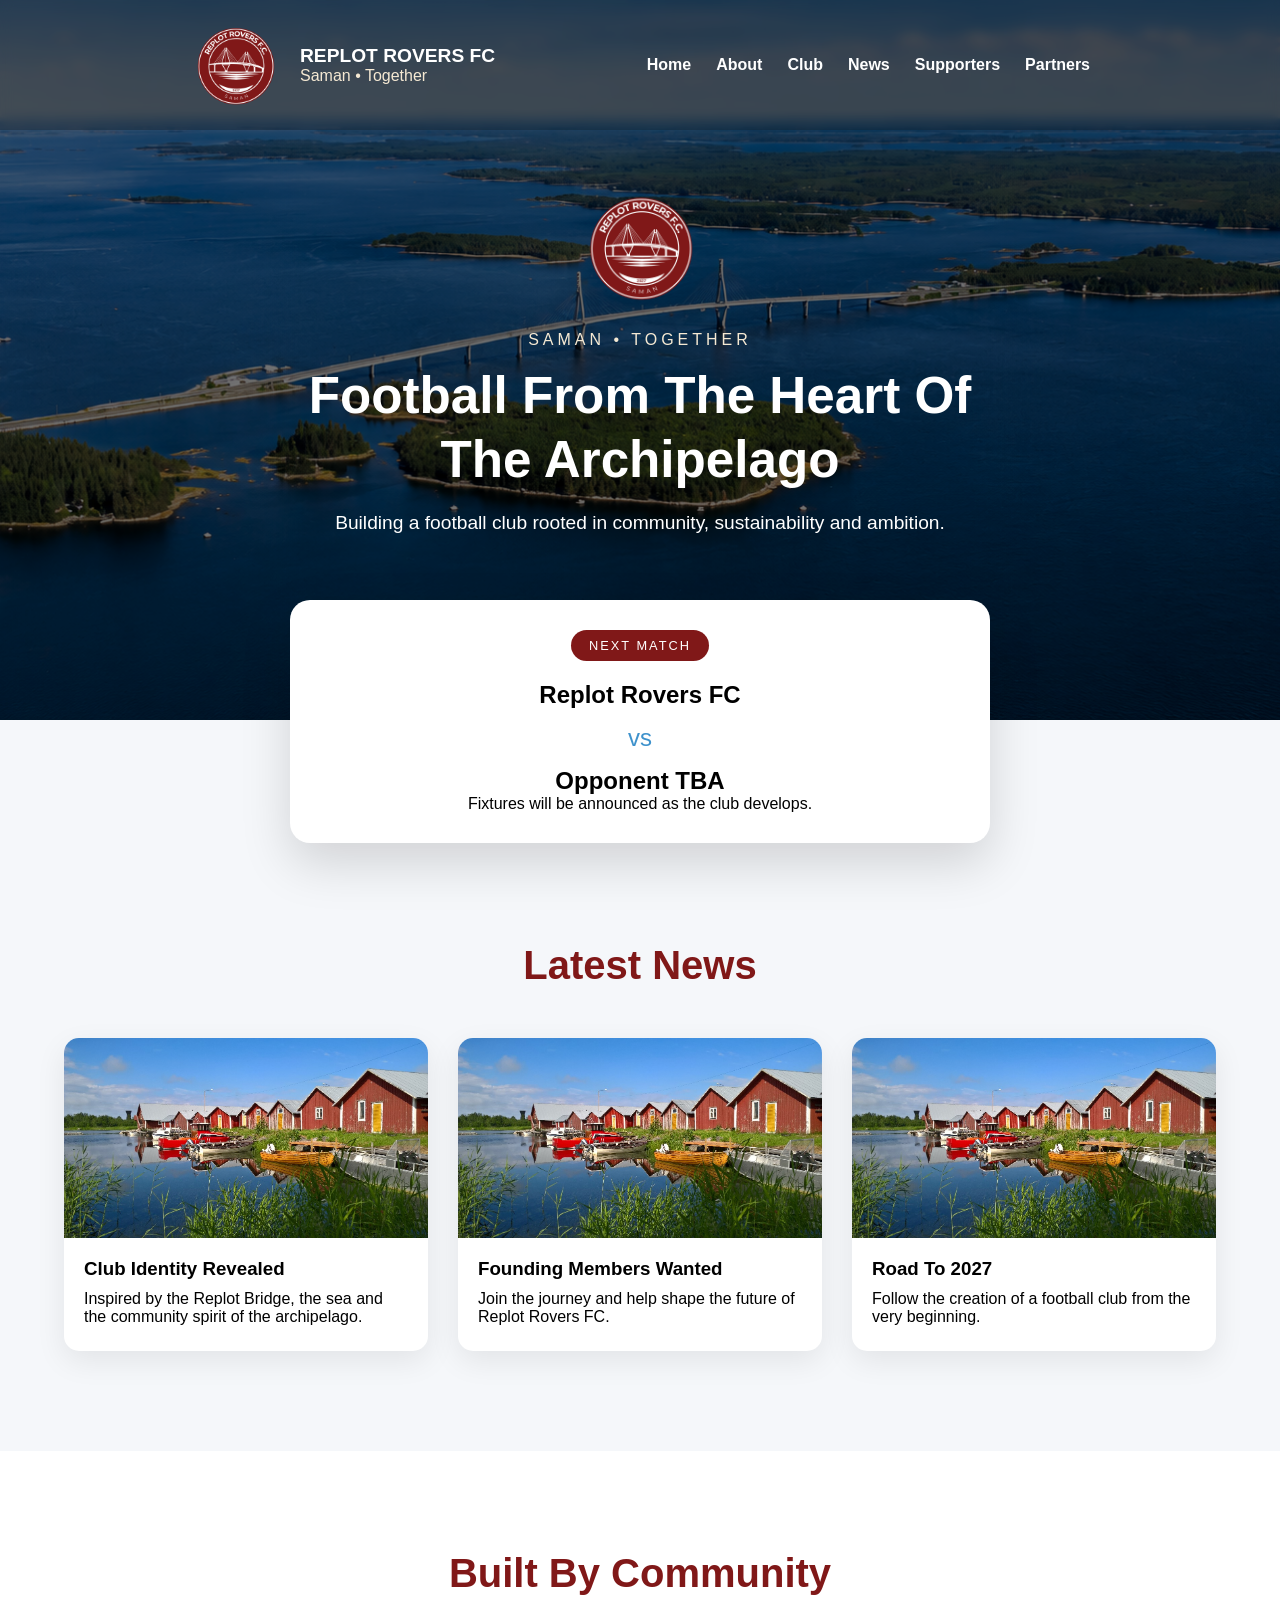
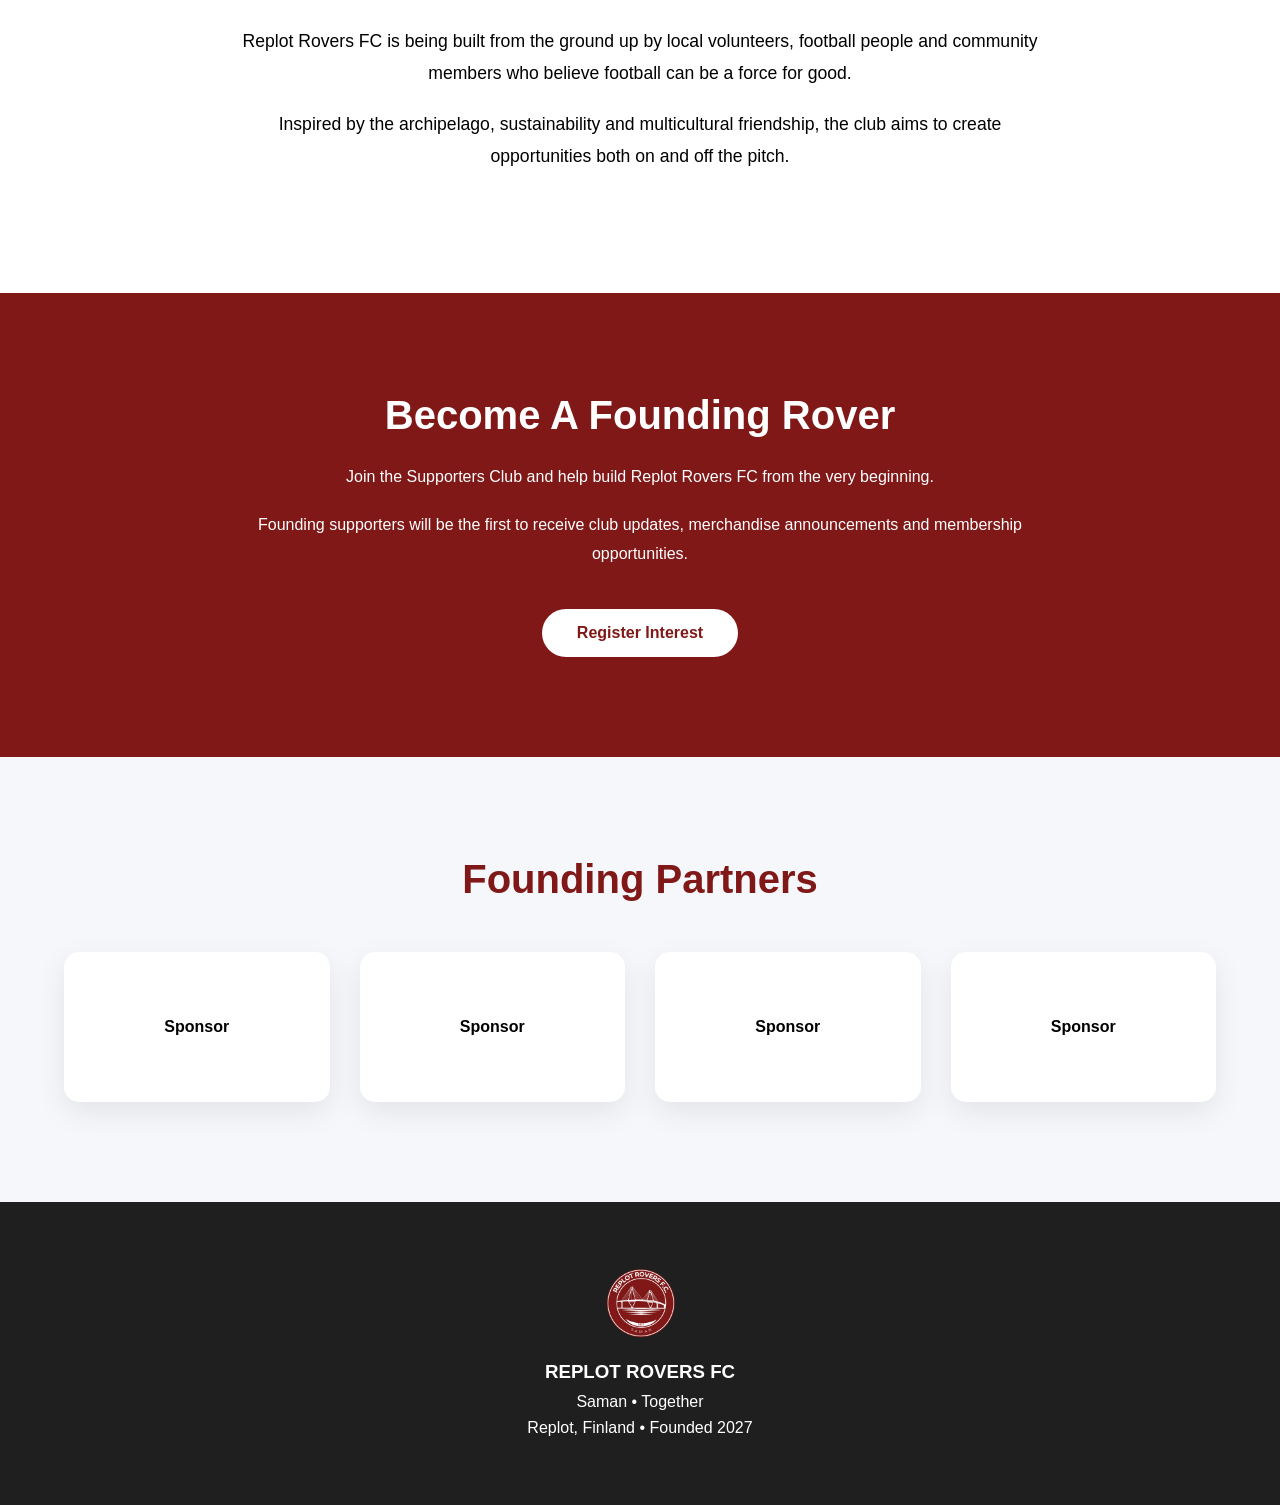
<file: index.html>
<!DOCTYPE html>
<html lang="en">

<head>

    <meta charset="UTF-8">
    <meta name="viewport" content="width=device-width, initial-scale=1.0">

    <title>Replot Rovers FC</title>

    <meta name="description"
        content="Replot Rovers FC - Football, Community and Sustainability from the heart of the Kvarken Archipelago.">

    <link rel="stylesheet" href="css/style.css">

</head>

<body>

<header class="header">

    <div class="container">

        <div class="logo">

            <img src="images/logo.png" alt="Replot Rovers FC Logo">

            <div class="logo-text">
                <h1>REPLOT ROVERS FC</h1>
                <p>Saman • Together</p>
            </div>

        </div>

<button class="menu-button" id="menuButton">
    ☰
</button>

<nav id="mobileNav">

    <a href="#">Home</a>
    <a href="about.html">About</a>
    <a href="#">Club</a>
    <a href="#">News</a>
    <a href="#">Supporters</a>
    <a href="#">Partners</a>

</nav>

    </div>

</header>
<section class="hero">

    <div class="hero-overlay"></div>

    <div class="hero-content">

        <img src="images/logo.png" alt="Replot Rovers FC Logo" class="hero-logo">

        <p class="hero-motto">
            SAMAN • TOGETHER
        </p>

        <h2>
            Football From The Heart Of The Archipelago
        </h2>

        <p class="hero-text">
            Building a football club rooted in community,
            sustainability and ambition.
        </p>

    </div>

</section>
<section class="match-wrapper">

    <div class="match-card">

        <div class="match-label">
            NEXT MATCH
        </div>

        <h2>
            Replot Rovers FC
        </h2>

        <p class="versus">
            vs
        </p>

        <h2>
            Opponent TBA
        </h2>

        <p>
            Fixtures will be announced as the club develops.
        </p>

    </div>

</section>
<section class="news">

    <h2 class="section-title">
        Latest News
    </h2>

    <div class="news-grid">

        <article class="news-card">

            <div class="news-image"></div>

            <h3>Club Identity Revealed</h3>

            <p>
                Inspired by the Replot Bridge,
                the sea and the community spirit of the archipelago.
            </p>

        </article>

        <article class="news-card">

            <div class="news-image"></div>

            <h3>Founding Members Wanted</h3>

            <p>
                Join the journey and help shape the future of Replot Rovers FC.
            </p>

        </article>

        <article class="news-card">

            <div class="news-image"></div>

            <h3>Road To 2027</h3>

            <p>
                Follow the creation of a football club from the very beginning.
            </p>

        </article>

    </div>

</section>
<section class="club-story">

    <div class="story-content">

        <h2>Built By Community</h2>

        <p>
            Replot Rovers FC is being built from the ground up by local
            volunteers, football people and community members who believe
            football can be a force for good.
        </p>

        <p>
            Inspired by the archipelago, sustainability and multicultural
            friendship, the club aims to create opportunities both on and
            off the pitch.
        </p>

    </div>

</section>
<section class="supporters">

    <div class="supporters-content">

        <h2>Become A Founding Rover</h2>

        <p>
            Join the Supporters Club and help build Replot Rovers FC from
            the very beginning.
        </p>

        <p>
            Founding supporters will be the first to receive club updates,
            merchandise announcements and membership opportunities.
        </p>

        <a href="join.html" class="supporters-button">
            Register Interest
        </a>

    </div>

</section>
<section class="sponsors">

    <h2 class="section-title">
        Founding Partners
    </h2>

    <div class="sponsor-grid">

        <div class="sponsor-card">Sponsor</div>

        <div class="sponsor-card">Sponsor</div>

        <div class="sponsor-card">Sponsor</div>

        <div class="sponsor-card">Sponsor</div>

    </div>

</section>
<footer class="footer">

    <img src="images/logo.png" alt="Replot Rovers FC Logo">

    <h3>REPLOT ROVERS FC</h3>

    <p>Saman • Together</p>

    <p>Replot, Finland • Founded 2027</p>

</footer>
<script src="js/main.js"></script>

</body>

</html>
</file>
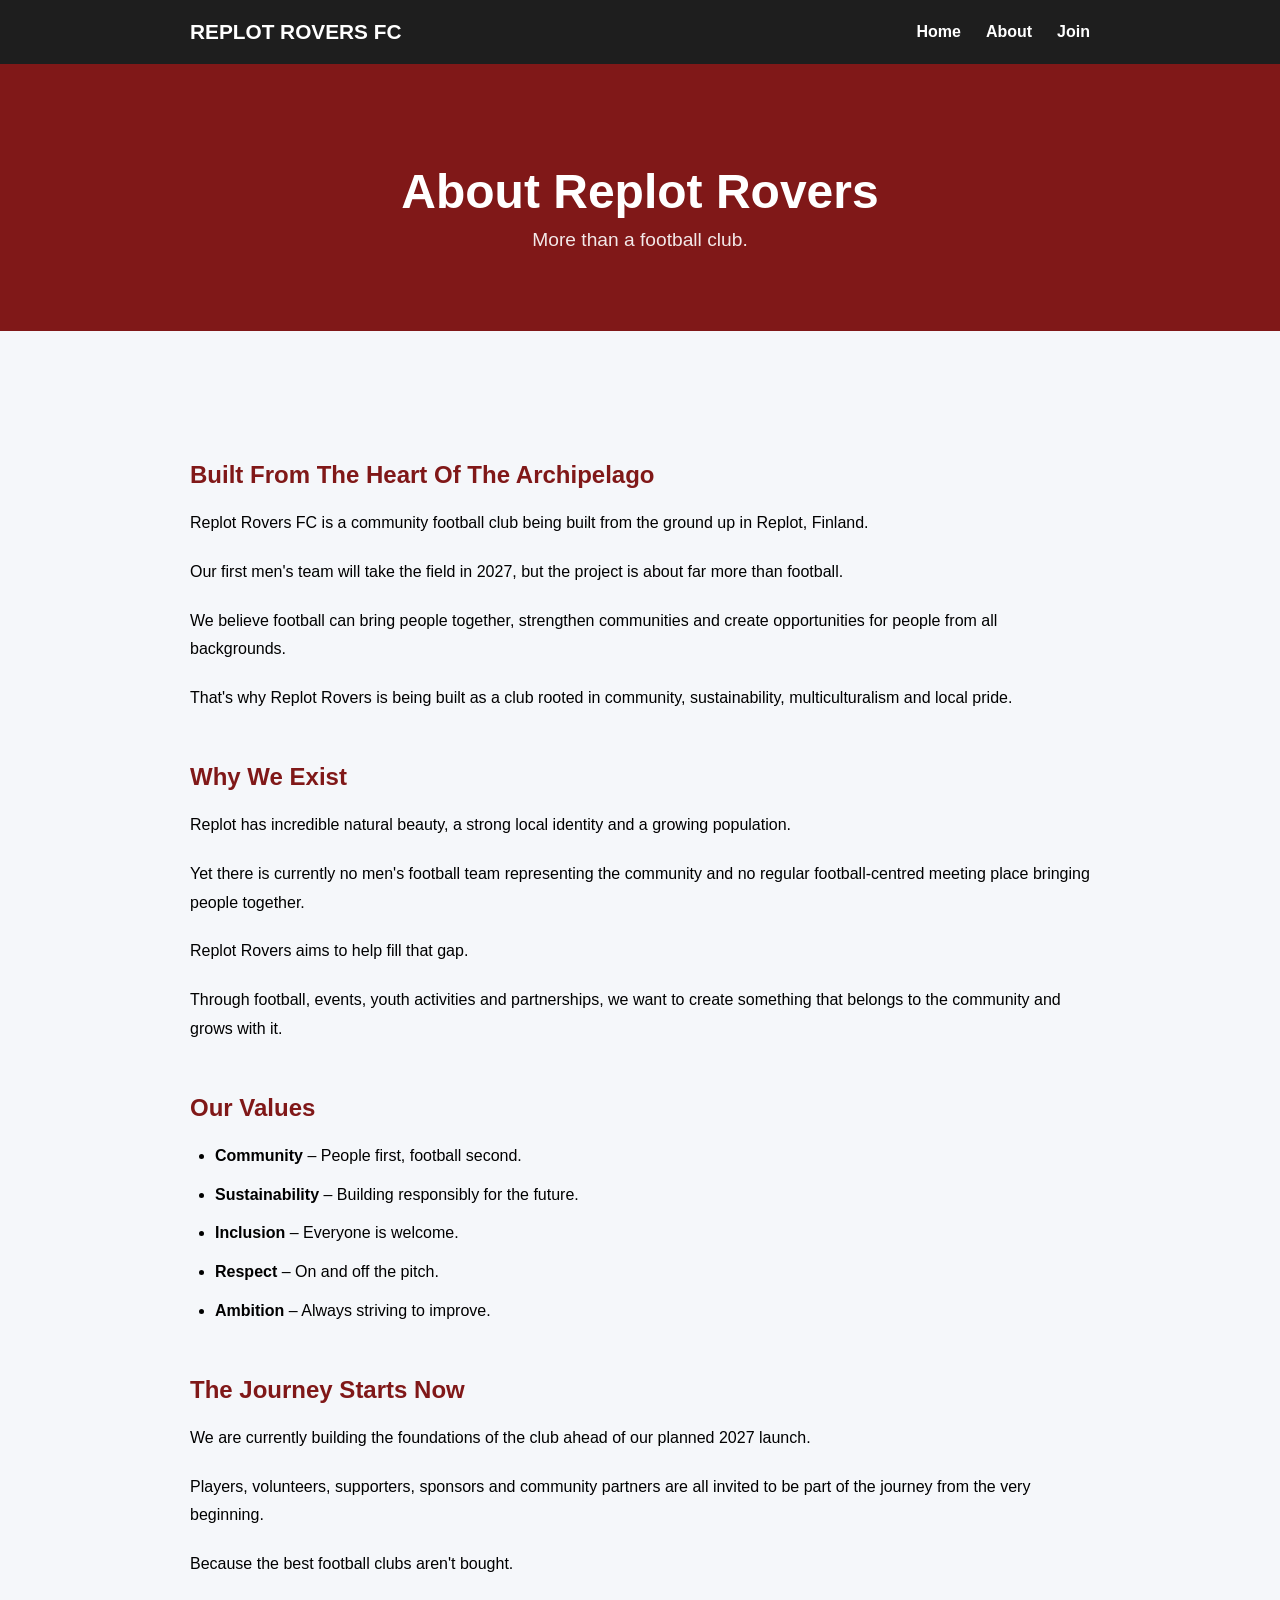
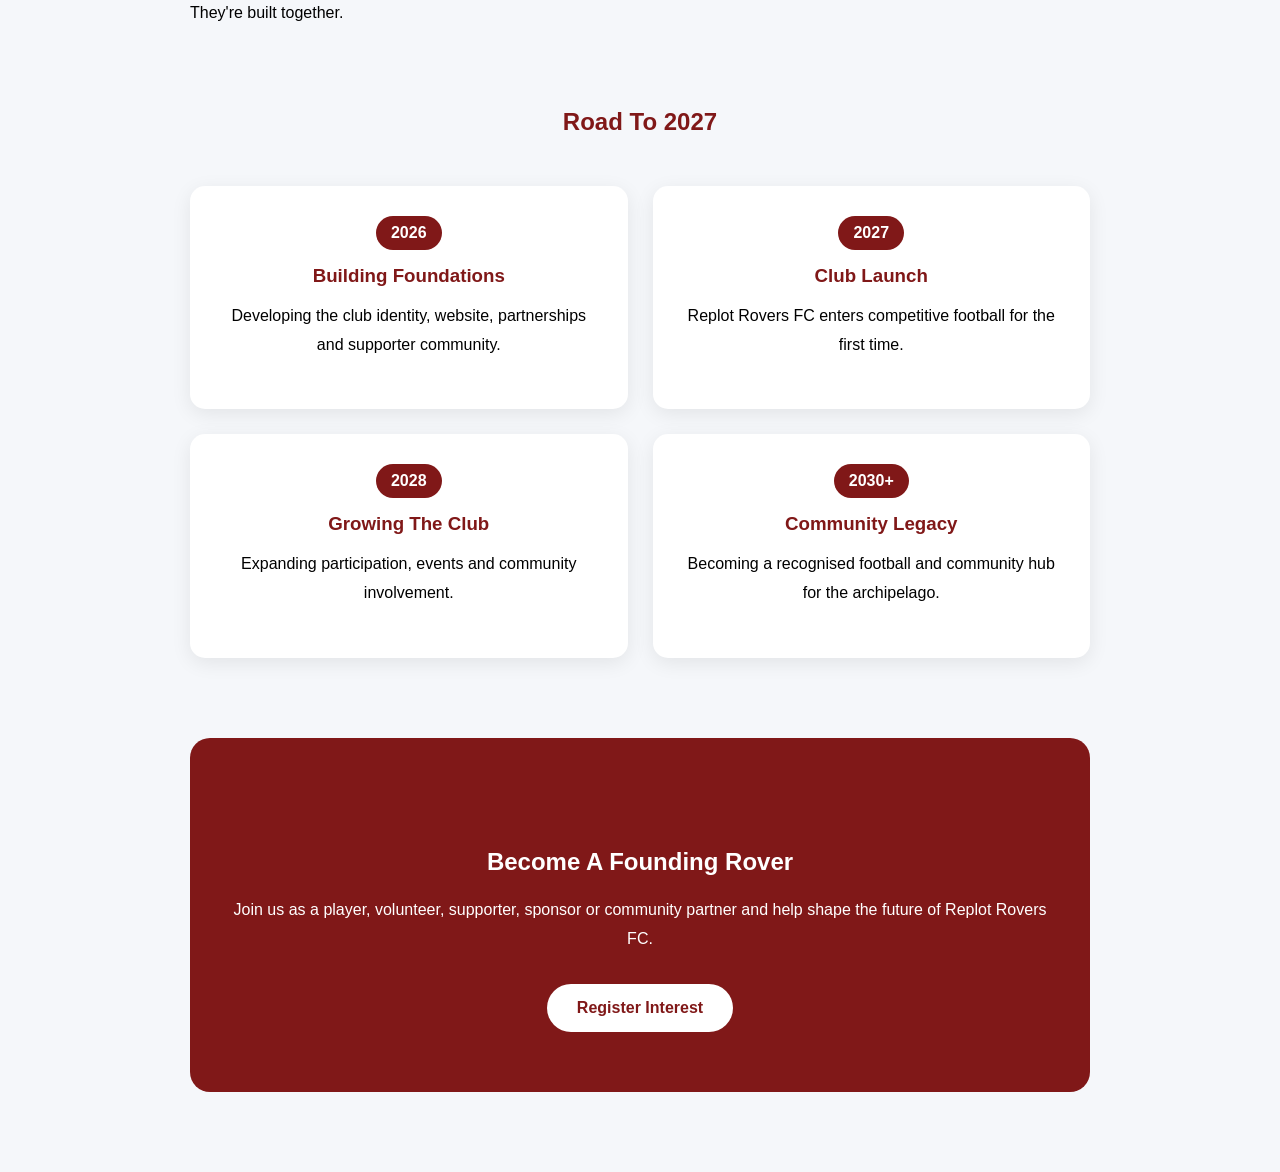
<file: about.html>
<!DOCTYPE html>

<html lang="en">
<head>
<meta charset="UTF-8">
<meta name="viewport" content="width=device-width, initial-scale=1.0">
<title>About Replot Rovers FC</title>

<link rel="stylesheet" href="css/style.css">

</head>

<body>
<header class="about-nav">

    <div class="container nav-container">

        <a href="index.html" class="nav-logo">
            REPLOT ROVERS FC
        </a>

        <nav>

            <a href="index.html">Home</a>

            <a href="about.html">About</a>

            <a href="join.html">Join</a>

        </nav>

    </div>

</header>
<header class="page-header">
    <div class="container">
        <h1>About Replot Rovers</h1>
        <p>More than a football club.</p>
    </div>
</header>

<section class="content-section">
    <div class="container">

    <h2>Built From The Heart Of The Archipelago</h2>

    <p>
        Replot Rovers FC is a community football club being built from the ground up in Replot, Finland.
    </p>

    <p>
        Our first men's team will take the field in 2027, but the project is about far more than football.
    </p>

    <p>
        We believe football can bring people together, strengthen communities and create opportunities for people from all backgrounds.
    </p>

    <p>
        That's why Replot Rovers is being built as a club rooted in community, sustainability, multiculturalism and local pride.
    </p>

    <h2>Why We Exist</h2>

    <p>
        Replot has incredible natural beauty, a strong local identity and a growing population.
    </p>

    <p>
        Yet there is currently no men's football team representing the community and no regular football-centred meeting place bringing people together.
    </p>

    <p>
        Replot Rovers aims to help fill that gap.
    </p>

    <p>
        Through football, events, youth activities and partnerships, we want to create something that belongs to the community and grows with it.
    </p>

    <h2>Our Values</h2>

    <ul>
        <li><strong>Community</strong> – People first, football second.</li>
        <li><strong>Sustainability</strong> – Building responsibly for the future.</li>
        <li><strong>Inclusion</strong> – Everyone is welcome.</li>
        <li><strong>Respect</strong> – On and off the pitch.</li>
        <li><strong>Ambition</strong> – Always striving to improve.</li>
    </ul>

    <h2>The Journey Starts Now</h2>

    <p>
        We are currently building the foundations of the club ahead of our planned 2027 launch.
    </p>

    <p>
        Players, volunteers, supporters, sponsors and community partners are all invited to be part of the journey from the very beginning.
    </p>

    <p>
        Because the best football clubs aren't bought.
    </p>

    <p>
        They're built together.
    </p>
<section class="roadmap">

    <h2>Road To 2027</h2>

    <div class="timeline">

        <div class="timeline-item">
            <span>2026</span>
            <h3>Building Foundations</h3>
            <p>
                Developing the club identity, website, partnerships and supporter community.
            </p>
        </div>

        <div class="timeline-item">
            <span>2027</span>
            <h3>Club Launch</h3>
            <p>
                Replot Rovers FC enters competitive football for the first time.
            </p>
        </div>

        <div class="timeline-item">
            <span>2028</span>
            <h3>Growing The Club</h3>
            <p>
                Expanding participation, events and community involvement.
            </p>
        </div>

        <div class="timeline-item">
            <span>2030+</span>
            <h3>Community Legacy</h3>
            <p>
                Becoming a recognised football and community hub for the archipelago.
            </p>
        </div>

    </div>

</section>

<section class="about-cta">

    <h2>Become A Founding Rover</h2>

    <p>
        Join us as a player, volunteer, supporter, sponsor or community partner and help shape the future of Replot Rovers FC.
    </p>

    <a href="join.html" class="cta-button">
        Register Interest
    </a>

</section>

</div>

</section>

</body>

</html>
</file>
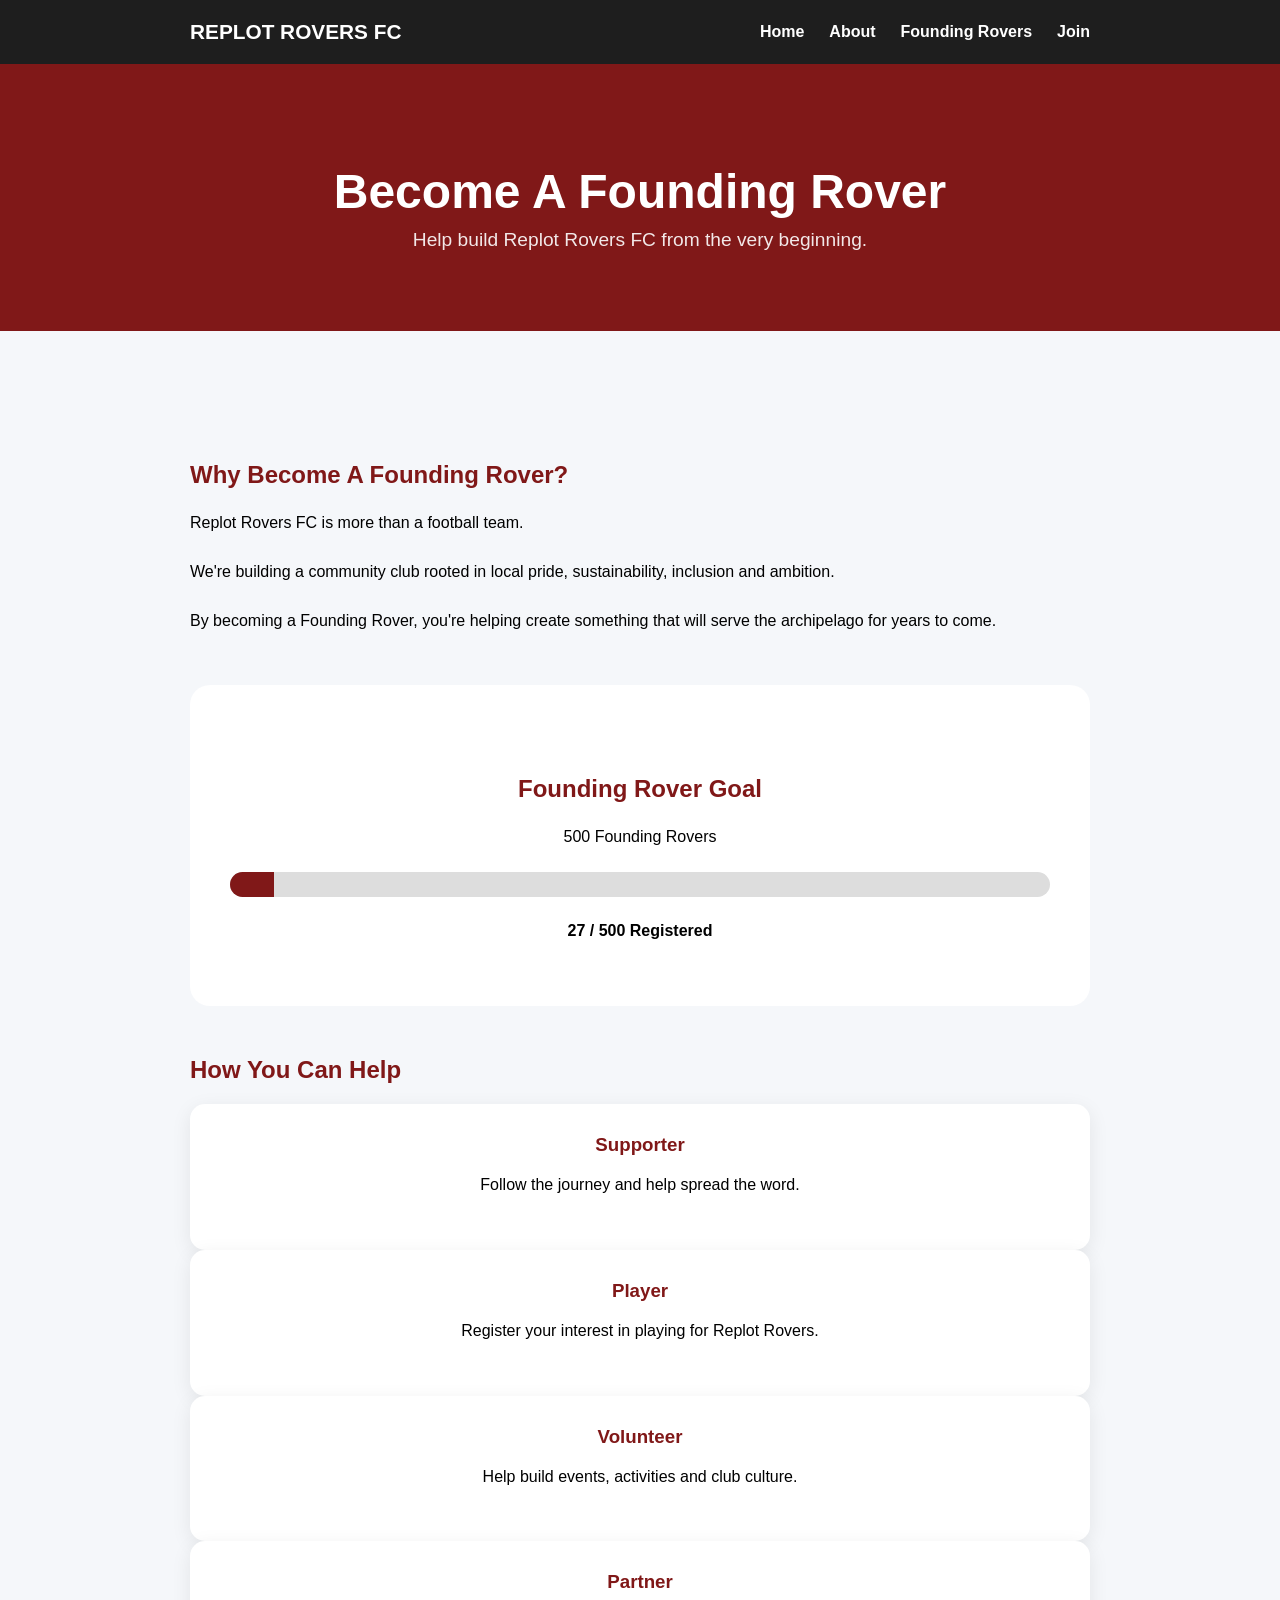
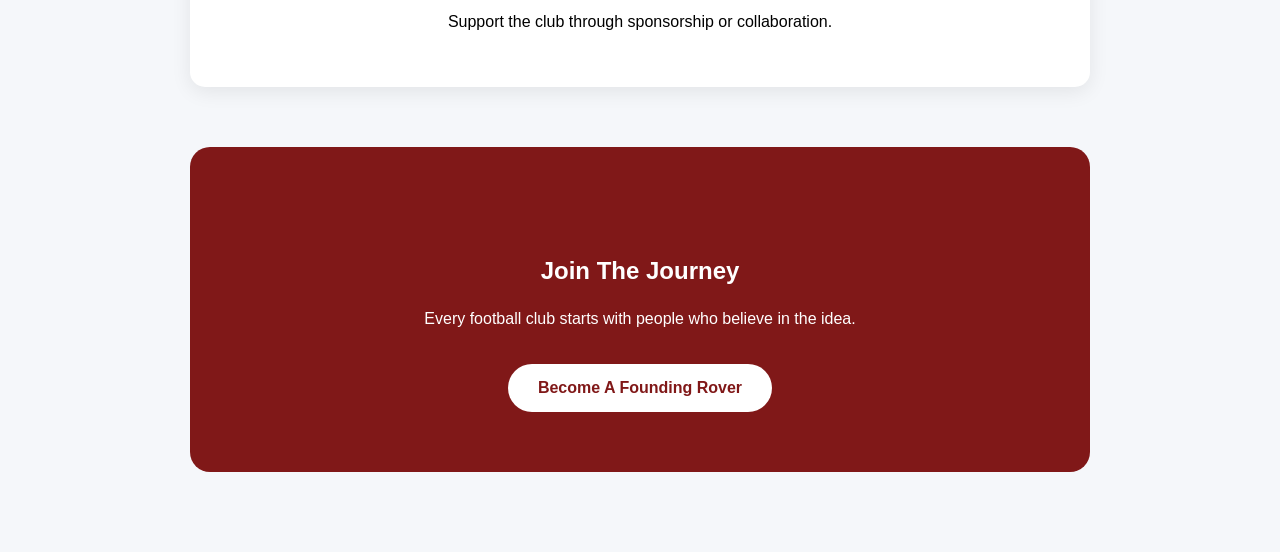
<file: founding-rovers.html>
<!DOCTYPE html>

<html lang="en">

<head>

<meta charset="UTF-8">

<meta name="viewport" content="width=device-width, initial-scale=1.0">

<title>Founding Rovers | Replot Rovers FC</title>

<link rel="stylesheet" href="css/style.css">

</head>

<body>

<header class="about-nav">

<div class="container nav-container">

    <a href="index.html" class="nav-logo">
        REPLOT ROVERS FC
    </a>

    <nav>

        <a href="index.html">Home</a>

        <a href="about.html">About</a>

        <a href="founding-rovers.html">Founding Rovers</a>

        <a href="join.html">Join</a>

    </nav>

</div>

</header>

<header class="page-header">

<div class="container">

    <h1>Become A Founding Rover</h1>

    <p>
        Help build Replot Rovers FC from the very beginning.
    </p>

</div>

</header>

<section class="content-section">

<div class="container">

    <h2>Why Become A Founding Rover?</h2>

    <p>
        Replot Rovers FC is more than a football team.
    </p>

    <p>
        We're building a community club rooted in local pride, sustainability, inclusion and ambition.
    </p>

    <p>
        By becoming a Founding Rover, you're helping create something that will serve the archipelago for years to come.
    </p>

    <div class="founding-progress">

        <h2>Founding Rover Goal</h2>

        <p>500 Founding Rovers</p>

        <div class="progress-bar">

            <div class="progress-fill"></div>

        </div>

        <p><strong>27 / 500 Registered</strong></p>

    </div>

    <h2>How You Can Help</h2>

    <div class="founding-grid">

        <div class="founding-card">

            <h3>Supporter</h3>

            <p>
                Follow the journey and help spread the word.
            </p>

        </div>

        <div class="founding-card">

            <h3>Player</h3>

            <p>
                Register your interest in playing for Replot Rovers.
            </p>

        </div>

        <div class="founding-card">

            <h3>Volunteer</h3>

            <p>
                Help build events, activities and club culture.
            </p>

        </div>

        <div class="founding-card">

            <h3>Partner</h3>

            <p>
                Support the club through sponsorship or collaboration.
            </p>

        </div>

    </div>

    <section class="about-cta">

        <h2>Join The Journey</h2>

        <p>
            Every football club starts with people who believe in the idea.
        </p>

        <a href="join.html" class="cta-button">
            Become A Founding Rover
        </a>

    </section>

</div>

</section>

</body>

</html>
</file>
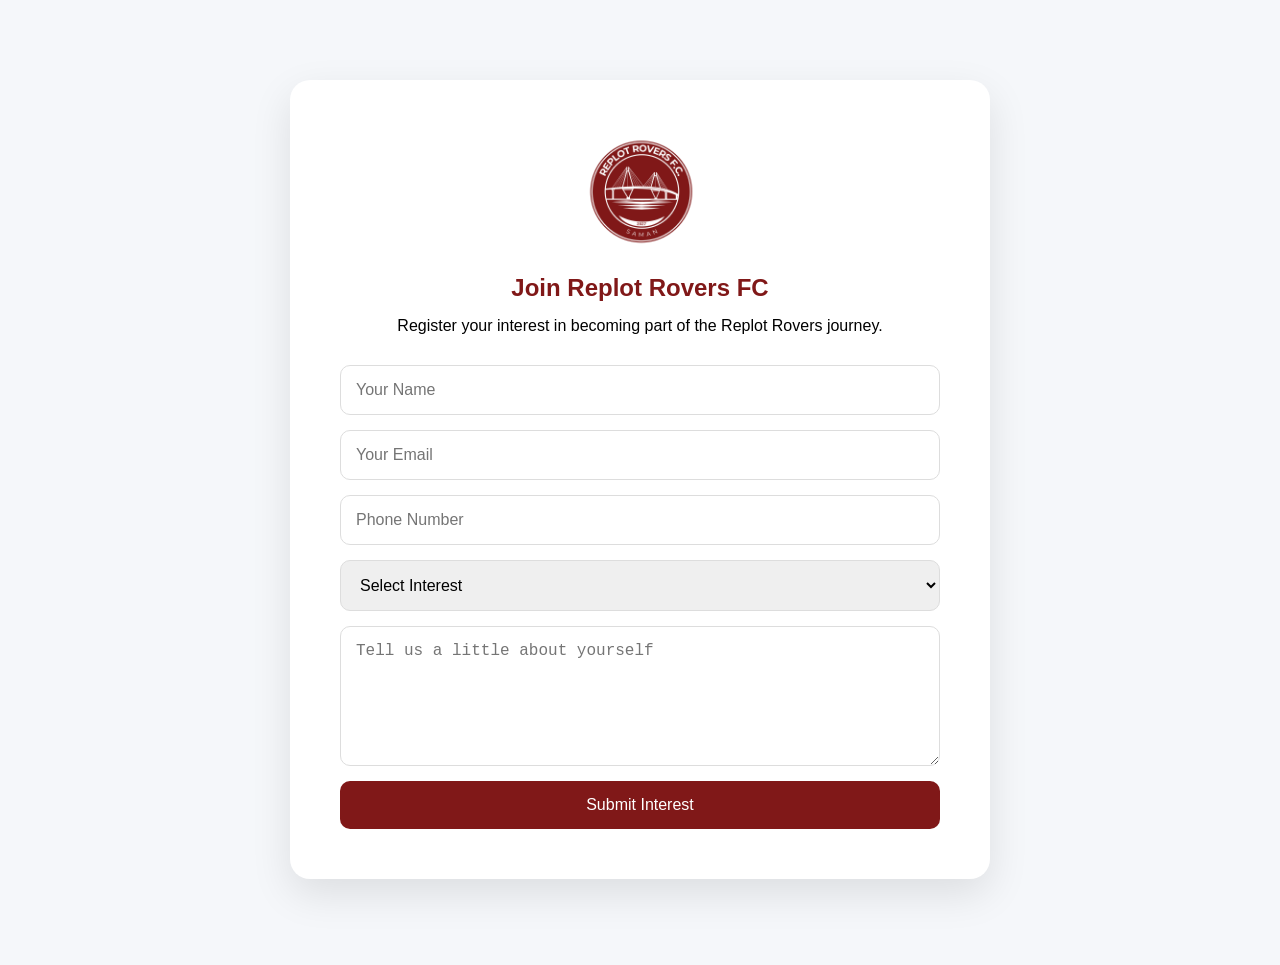
<file: join.html>
<!DOCTYPE html>
<html lang="en">

<head>
    <meta charset="UTF-8">
    <meta name="viewport" content="width=device-width, initial-scale=1.0">
    <title>Join Replot Rovers FC</title>

    <link rel="stylesheet" href="css/style.css">
</head>

<body>

<section class="join-page">

    <div class="join-container">

        <img src="images/logo.png" alt="Replot Rovers FC Logo">

        <h1>Join Replot Rovers FC</h1>

        <p>
            Register your interest in becoming part of the Replot Rovers journey.
        </p>

        <form action="https://formspree.io/f/mzdqdewl" method="POST">

            <input
                type="text"
                name="Name"
                placeholder="Your Name"
                required>

            <input
                type="email"
                name="Email"
                placeholder="Your Email"
                required>

            <input
                type="text"
                name="Phone"
                placeholder="Phone Number">

            <select name="Interest">

                <option value="">Select Interest</option>

                <option>Player</option>

                <option>Volunteer</option>

                <option>Sponsor</option>

                <option>Supporters Club</option>

            </select>

            <textarea
                name="Message"
                rows="6"
                placeholder="Tell us a little about yourself"></textarea>

            <button type="submit">

                Submit Interest

            </button>

        </form>

    </div>

</section>

</body>

</html>
</file>
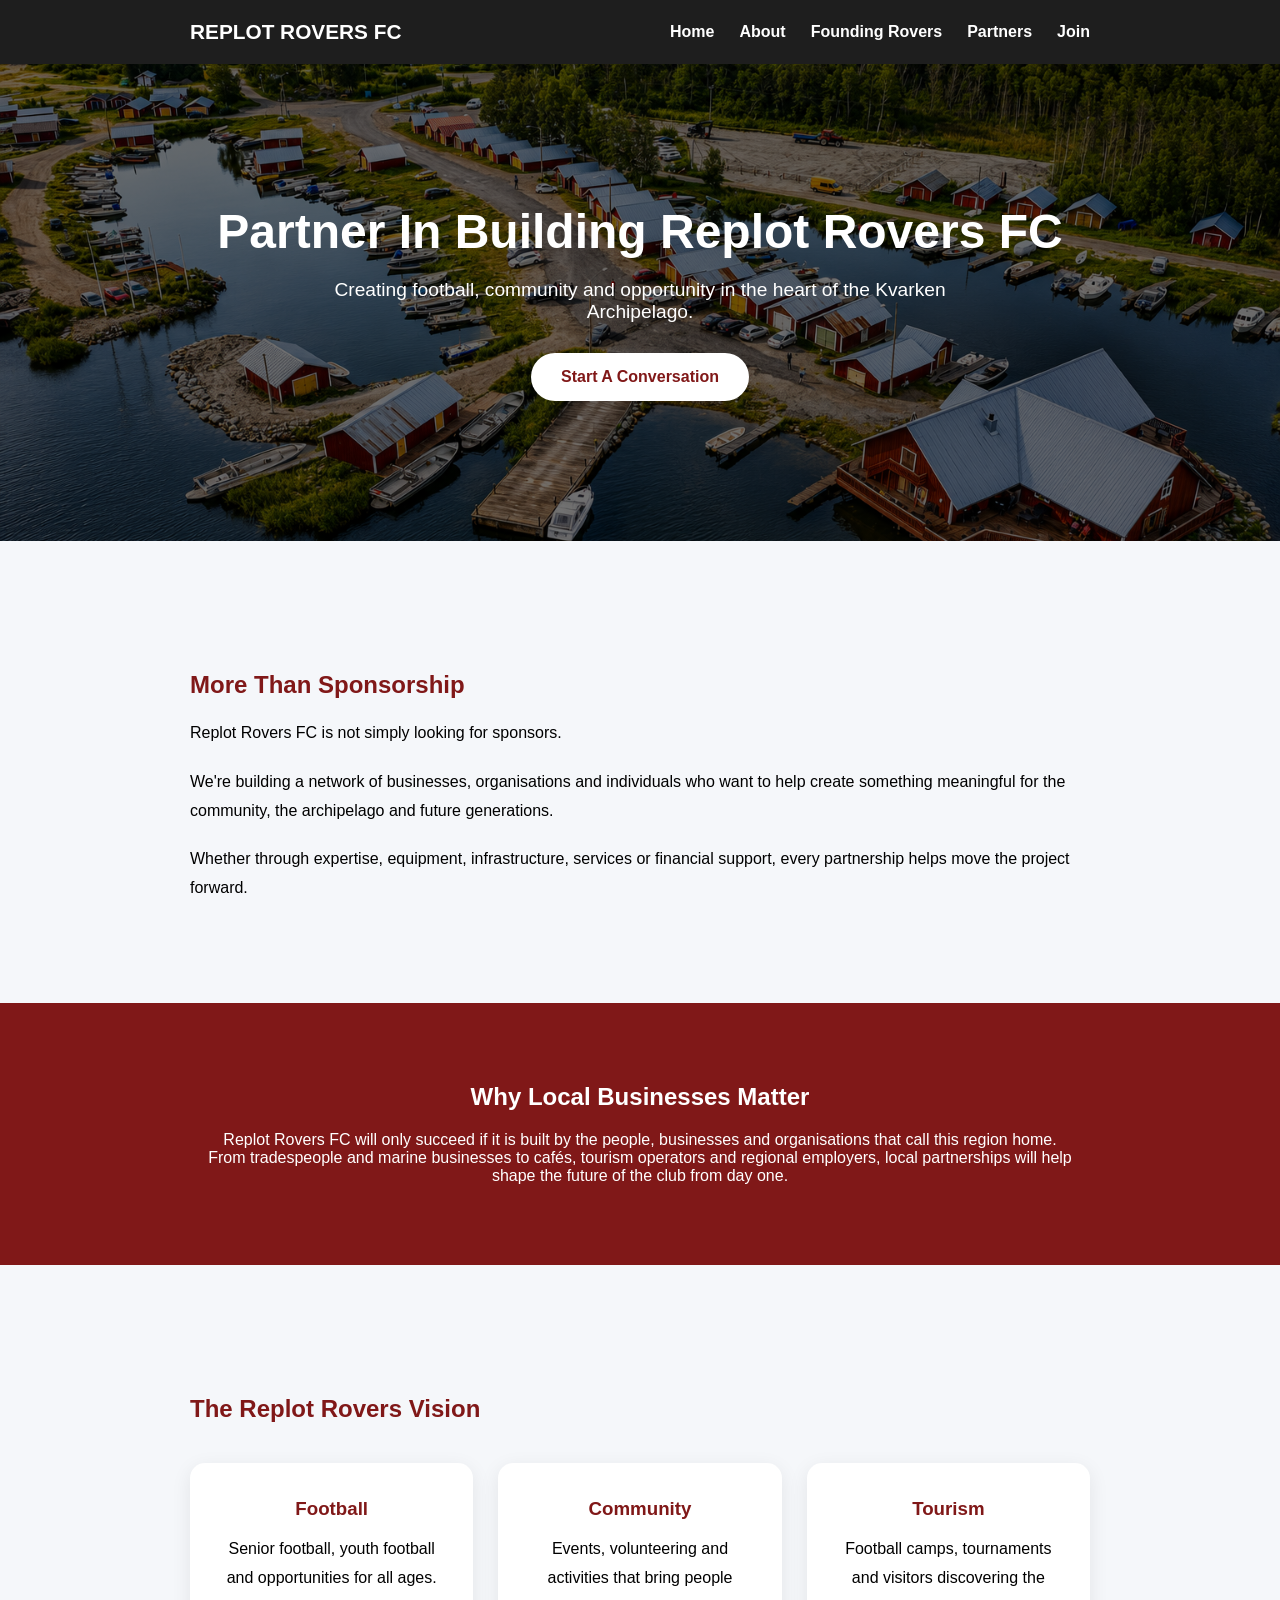
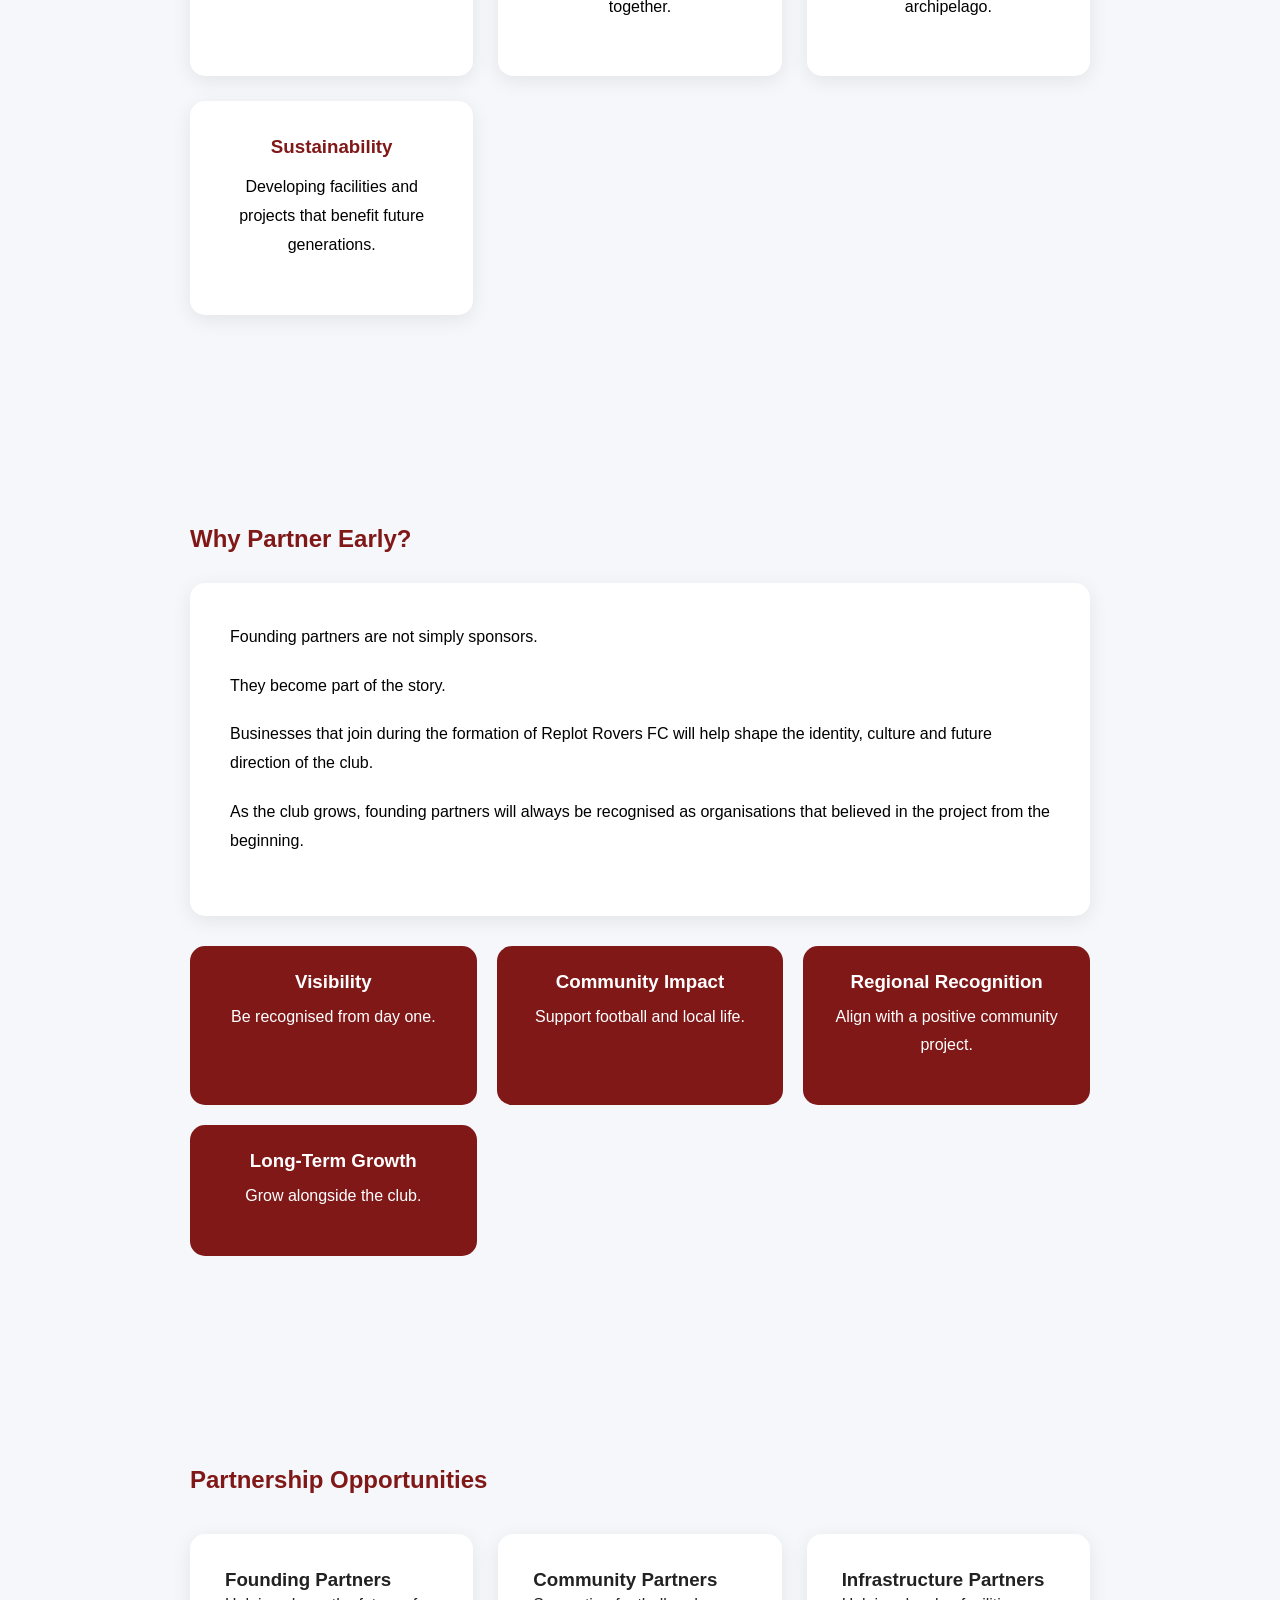
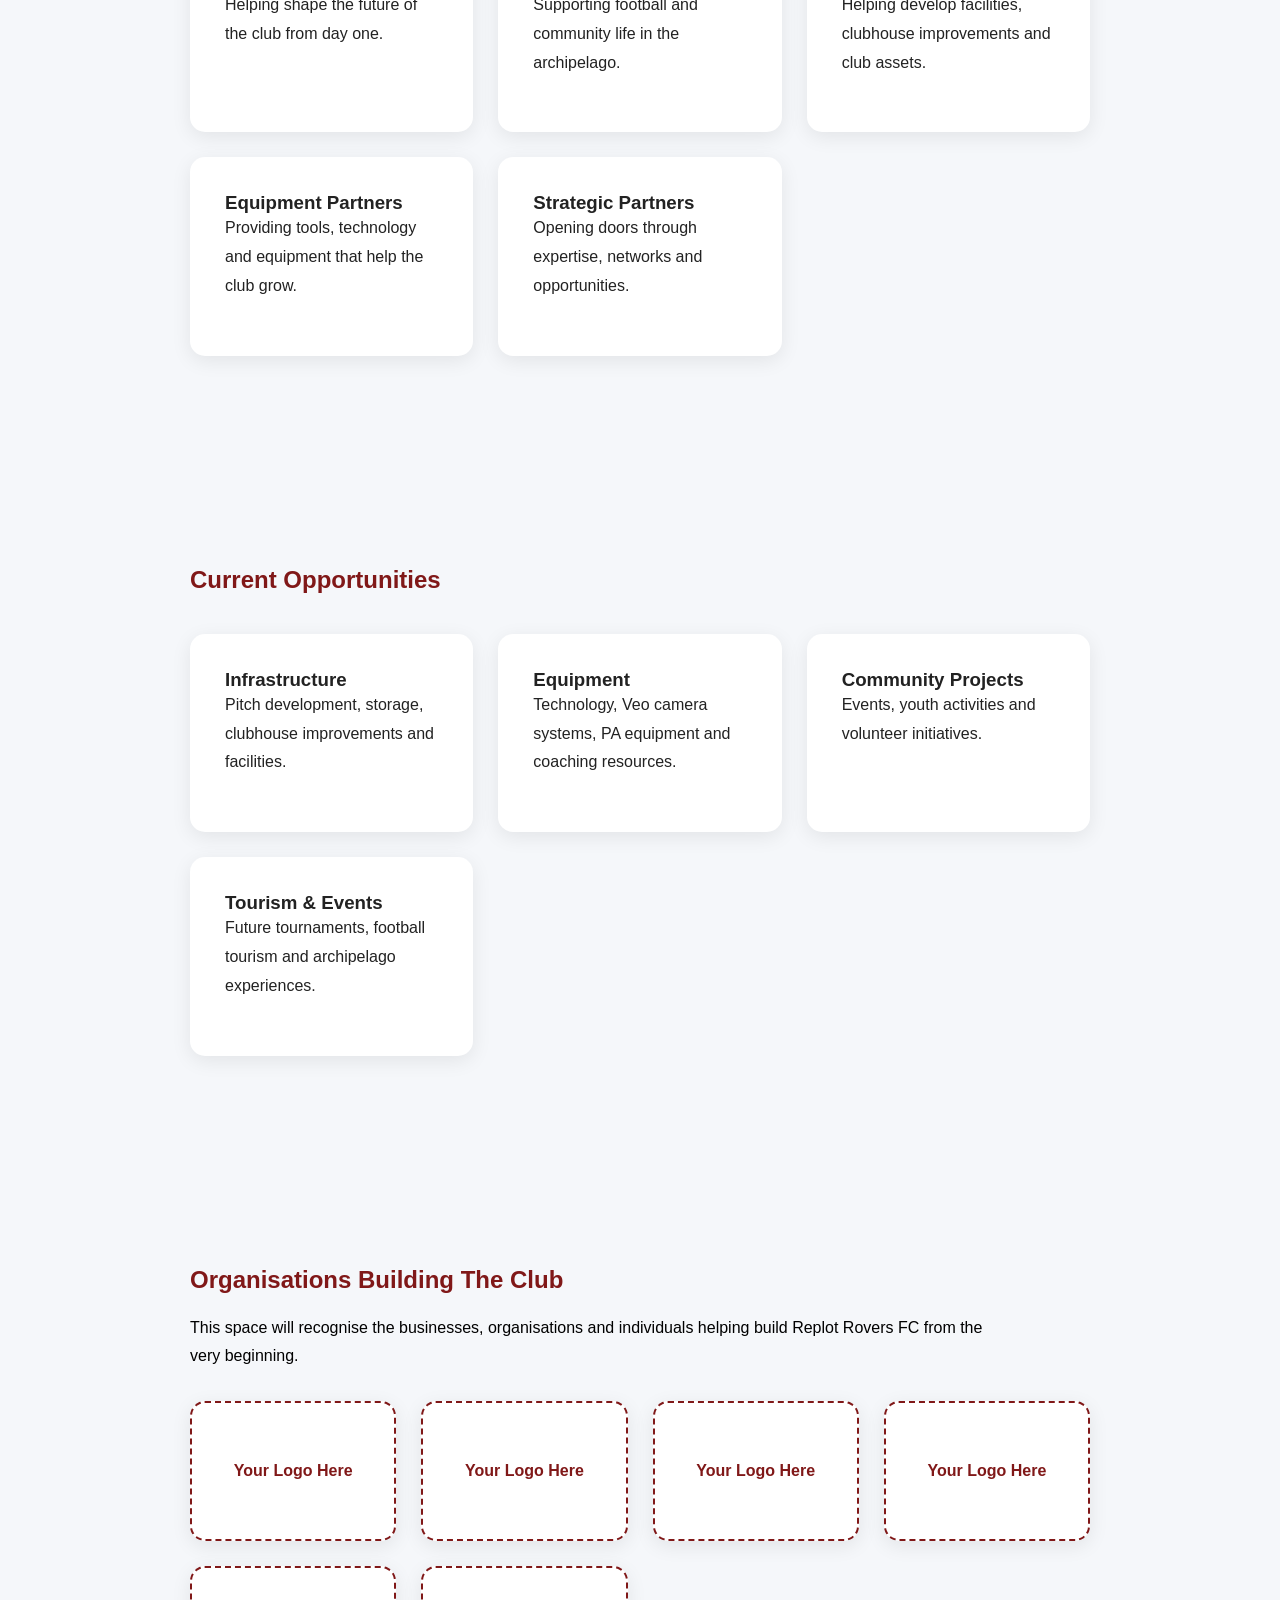
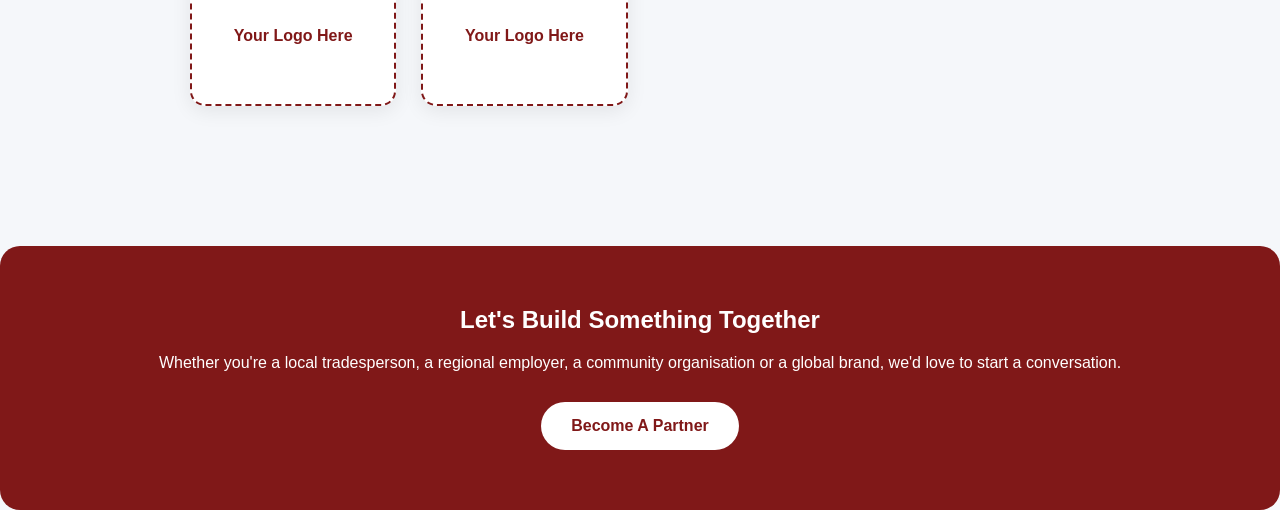
<file: partners.html>
<!DOCTYPE html>

<html lang="en">

<head>

<meta charset="UTF-8">

<meta name="viewport" content="width=device-width, initial-scale=1.0">

<title>Partners | Replot Rovers FC</title>

<link rel="stylesheet" href="css/style.css">

</head>

<body>

<header class="about-nav">

<div class="container nav-container">

    <a href="index.html" class="nav-logo">
        REPLOT ROVERS FC
    </a>

    <nav>

        <a href="index.html">Home</a>

        <a href="about.html">About</a>

        <a href="founding-rovers.html">Founding Rovers</a>

        <a href="partners.html">Partners</a>

        <a href="join.html">Join</a>

    </nav>

</div>

</header>

<header class="partners-hero">

<div class="container">

    <h1>Partner In Building Replot Rovers FC</h1>

    <p>
        Creating football, community and opportunity in the heart of the Kvarken Archipelago.
    </p>

    <a href="join.html" class="cta-button">
        Start A Conversation
    </a>

</div>

</header>

<section class="content-section">

<div class="container">

    <h2>More Than Sponsorship</h2>

    <p>
        Replot Rovers FC is not simply looking for sponsors.
    </p>

    <p>
        We're building a network of businesses, organisations and individuals who want to help create something meaningful for the community, the archipelago and future generations.
    </p>

    <p>
        Whether through expertise, equipment, infrastructure, services or financial support, every partnership helps move the project forward.
    </p>

</div>

</section>

<section class="partner-highlight">

<div class="container">

    <h2>Why Local Businesses Matter</h2>

    <p>
        Replot Rovers FC will only succeed if it is built by the people, businesses and organisations that call this region home.
    </p>

    <p>
        From tradespeople and marine businesses to cafés, tourism operators and regional employers, local partnerships will help shape the future of the club from day one.
    </p>

</div>

</section>

<section class="content-section">

<div class="container">

<h2>The Replot Rovers Vision</h2>

<div class="vision-grid">

<div class="vision-card">
<h3>Football</h3>
<p>Senior football, youth football and opportunities for all ages.</p>
</div>

<div class="vision-card">
<h3>Community</h3>
<p>Events, volunteering and activities that bring people together.</p>
</div>

<div class="vision-card">
<h3>Tourism</h3>
<p>Football camps, tournaments and visitors discovering the archipelago.</p>
</div>

<div class="vision-card">
<h3>Sustainability</h3>
<p>Developing facilities and projects that benefit future generations.</p>
</div>

</div>

</div>

</section> 

<section class="content-section">

<div class="container">

<h2>Why Partner Early?</h2>

<div class="early-partner-box">

<p>
Founding partners are not simply sponsors.
</p>

<p>
They become part of the story.
</p>

<p>
Businesses that join during the formation of Replot Rovers FC will help shape the identity, culture and future direction of the club.
</p>

<p>
As the club grows, founding partners will always be recognised as organisations that believed in the project from the beginning.
</p>

</div>

<div class="benefits-grid">

<div class="benefit-card">
<h3>Visibility</h3>
<p>Be recognised from day one.</p>
</div>

<div class="benefit-card">
<h3>Community Impact</h3>
<p>Support football and local life.</p>
</div>

<div class="benefit-card">
<h3>Regional Recognition</h3>
<p>Align with a positive community project.</p>
</div>

<div class="benefit-card">
<h3>Long-Term Growth</h3>
<p>Grow alongside the club.</p>
</div>

</div>

</div>

</section>

<section class="content-section">

<div class="container">



    <h2>Partnership Opportunities</h2>

    <div class="partner-grid">

        <div class="partner-card">
            <h3>Founding Partners</h3>
            <p>Helping shape the future of the club from day one.</p>
        </div>

        <div class="partner-card">
            <h3>Community Partners</h3>
            <p>Supporting football and community life in the archipelago.</p>
        </div>

        <div class="partner-card">
            <h3>Infrastructure Partners</h3>
            <p>Helping develop facilities, clubhouse improvements and club assets.</p>
        </div>

        <div class="partner-card">
            <h3>Equipment Partners</h3>
            <p>Providing tools, technology and equipment that help the club grow.</p>
        </div>

        <div class="partner-card">
            <h3>Strategic Partners</h3>
            <p>Opening doors through expertise, networks and opportunities.</p>
        </div>

    </div>

</div>

</section>

<section class="content-section">

<div class="container">

    <h2>Current Opportunities</h2>

    <div class="partner-grid">

        <div class="partner-card">
            <h3>Infrastructure</h3>
            <p>Pitch development, storage, clubhouse improvements and facilities.</p>
        </div>

        <div class="partner-card">
            <h3>Equipment</h3>
            <p>Technology, Veo camera systems, PA equipment and coaching resources.</p>
        </div>

        <div class="partner-card">
            <h3>Community Projects</h3>
            <p>Events, youth activities and volunteer initiatives.</p>
        </div>

        <div class="partner-card">
            <h3>Tourism & Events</h3>
            <p>Future tournaments, football tourism and archipelago experiences.</p>
        </div>

    </div>

</div>

</section>

<section class="content-section">

<div class="container">

<h2>Organisations Building The Club</h2>

<p class="partner-wall-intro">
This space will recognise the businesses, organisations and individuals helping build Replot Rovers FC from the very beginning.
</p>

<div class="logo-wall">

<div class="logo-placeholder">
Your Logo Here
</div>

<div class="logo-placeholder">
Your Logo Here
</div>

<div class="logo-placeholder">
Your Logo Here
</div>

<div class="logo-placeholder">
Your Logo Here
</div>

<div class="logo-placeholder">
Your Logo Here
</div>

<div class="logo-placeholder">
Your Logo Here
</div>

</div>

</div>

</section>

<section class="about-cta">

<h2>Let's Build Something Together</h2>

<p>
    Whether you're a local tradesperson, a regional employer, a community organisation or a global brand, we'd love to start a conversation.
</p>

<a href="join.html" class="cta-button">
    Become A Partner
</a>

</section>

</body>

</html>
</file>
<file: css/style.css>
:root{
    --club-red:#801818;
    --club-cream:#F5E9D3;
    --club-blue:#3E92CC;
    --club-light:#F5F7FA;
}

*{
    margin:0;
    padding:0;
    box-sizing:border-box;
}

body{
    font-family:Arial, Helvetica, sans-serif;
    background:var(--club-light);
}

.container{
    width:90%;
    max-width:1200px;
    margin:auto;
}

.header{
    position:absolute;
    top:0;
    left:0;
    width:100%;
    z-index:100;

    background:rgba(0,0,0,0.25);

    backdrop-filter:blur(6px);

    color:white;
}

.header .container{
    display:flex;
    justify-content:space-between;
    align-items:center;
    padding:20px 0;
}

.logo{
    display:flex;
    align-items:center;
    gap:20px;
}

.logo img{
    width:90px;
}

.logo h1{
    font-size:1.2rem;
}

.logo p{
    color:var(--club-cream);
}

nav{
    display:flex;
    gap:25px;
}

nav a{
    color:white;
    text-decoration:none;
    font-weight:bold;
}

nav a:hover{
    color:var(--club-blue);
}

.hero{
    position:relative;

    height:80vh;

    background-image:url("../images/hero2.png");

    background-size:cover;
    background-position:center;

    display:flex;
    justify-content:center;
    align-items:center;

    text-align:center;

    color:white;
}

.hero-overlay{
    position:absolute;

    top:0;
    left:0;
    right:0;
    bottom:0;

    background:rgba(0,0,0,0.55);
}

.hero-content{
    position:relative;
    z-index:2;

    max-width:800px;

    padding:20px;
}

.hero-logo{
    width:120px;
    margin-bottom:20px;
}

.hero-motto{
    letter-spacing:4px;
    color:#F5E9D3;
    margin-bottom:15px;
}

.hero h2{
    font-size:3.2rem;
    line-height:1.25;
    max-width:800px;
    margin:0 auto 20px;
}

.hero-text{
    font-size:1.2rem;
}

.match-wrapper{
    position:relative;
    margin-top:-120px;
    z-index:20;
}

.match-card{

    width:90%;
    max-width:700px;
    margin:auto;
    margin-bottom:100px;

    background:white;

    padding:30px;

    border-radius:20px;

    text-align:center;

    box-shadow:0 20px 50px rgba(0,0,0,0.15);
}

.match-label{

    display:inline-block;

    background:#801818;

    color:white;

    padding:8px 18px;

    border-radius:30px;

    font-size:0.8rem;

    letter-spacing:2px;

    margin-bottom:20px;
}

.versus{

    color:#3E92CC;

    font-size:1.5rem;

    margin:15px 0;
}

.section-title{
    text-align:center;
    font-size:2.5rem;
    color:#801818;
    margin-bottom:50px;
}

.news{
    width:90%;
    max-width:1200px;
    margin:auto;
    padding-bottom:100px;
}

.news-grid{
    display:grid;
    grid-template-columns:repeat(3,1fr);
    gap:30px;
}

.news-card{
    background:white;
    border-radius:15px;
    overflow:hidden;
    box-shadow:0 10px 30px rgba(0,0,0,0.08);
}

.news-image{
    height:200px;

    background-image:url("../images/harbour.jpg");

    background-size:cover;
    background-position:center;
}

.news-card h3{
    padding:20px 20px 10px;
}

.news-card p{
    padding:0 20px 25px;
}

.club-story{

    background:white;

    padding:100px 20px;
}

.story-content{

    max-width:800px;

    margin:auto;

    text-align:center;
}

.story-content h2{

    color:#801818;

    margin-bottom:30px;

    font-size:2.5rem;
}

.story-content p{

    margin-bottom:20px;

    font-size:1.1rem;

    line-height:1.8;
}

.supporters{

    background:#801818;

    color:white;

    padding:100px 20px;

    text-align:center;
}

.supporters-content{

    max-width:800px;

    margin:auto;
}

.supporters-content h2{

    font-size:2.5rem;

    margin-bottom:25px;
}

.supporters-content p{

    margin-bottom:20px;

    line-height:1.8;
}

.supporters-button{

    display:inline-block;

    margin-top:20px;

    padding:15px 35px;

    background:white;

    color:#801818;

    text-decoration:none;

    font-weight:bold;

    border-radius:50px;
}

.sponsors{

    width:90%;

    max-width:1200px;

    margin:auto;

    padding:100px 0;
}

.sponsor-grid{

    display:grid;

    grid-template-columns:repeat(4,1fr);

    gap:30px;
}

.sponsor-card{

    background:white;

    height:150px;

    border-radius:15px;

    display:flex;

    justify-content:center;

    align-items:center;

    font-weight:bold;

    box-shadow:0 10px 30px rgba(0,0,0,0.08);
}

.footer{

    background:#1f1f1f;

    color:white;

    text-align:center;

    padding:60px 20px;
}

.footer img{

    width:80px;

    margin-bottom:15px;
}

.footer h3{

    margin-bottom:10px;
}

.footer p{

    margin-bottom:8px;
}

.menu-button{

    display:none;

    background:none;

    border:none;

    color:white;

    font-size:2rem;

    cursor:pointer;
}

@media (max-width: 768px){

    .menu-button{
        display:block;
    }

    nav{

        display:none;

        position:absolute;

        top:100%;

        left:0;

        width:100%;

        background:#801818;

        flex-direction:column;

        padding:20px;
    }

    nav.show{
        display:flex;
    }
}

.join-page{

    min-height:100vh;

    display:flex;

    justify-content:center;

    align-items:center;

    padding:80px 20px;

    background:#F5F7FA;
}

.join-container{

    max-width:700px;

    width:100%;

    background:white;

    padding:50px;

    border-radius:20px;

    box-shadow:0 15px 40px rgba(0,0,0,0.1);

    text-align:center;
}

.join-container img{

    width:120px;

    margin-bottom:20px;
}

.join-container h1{

    color:#801818;

    margin-bottom:15px;
}

.join-container p{

    margin-bottom:30px;
}

.join-container form{

    display:flex;

    flex-direction:column;

    gap:15px;
}

.join-container input,
.join-container select,
.join-container textarea{

    padding:15px;

    border:1px solid #ddd;

    border-radius:10px;

    font-size:1rem;
}

.join-container button{

    padding:15px;

    border:none;

    border-radius:10px;

    background:#801818;

    color:white;

    font-size:1rem;

    cursor:pointer;
}

/* ABOUT PAGE */

.page-header{

    background:#801818;

    color:white;

    text-align:center;

    padding:100px 20px 80px;
}

.page-header h1{

    font-size:3rem;

    margin-bottom:10px;
}

.page-header p{

    font-size:1.2rem;

    opacity:0.9;
}

.content-section{

    background:#F5F7FA;

    padding:80px 20px;
}

.container{

    max-width:900px;

    margin:0 auto;
}

.content-section h2{

    color:#801818;

    margin-top:50px;

    margin-bottom:20px;
}

.content-section p{

    line-height:1.8;

    margin-bottom:20px;
}

.content-section ul{

    margin-left:25px;

    line-height:1.8;
}

.content-section li{

    margin-bottom:10px;
}

/* ABOUT NAVIGATION */

.about-nav{

    background:#1e1e1e;

    padding:20px 0;
}

.nav-container{

    display:flex;

    justify-content:space-between;

    align-items:center;
}

.nav-logo{

    color:white;

    text-decoration:none;

    font-weight:700;

    font-size:1.3rem;
}

.about-nav nav{

    display:flex;

    gap:25px;
}

.about-nav nav a{

    color:white;

    text-decoration:none;

    font-weight:600;
}

.about-cta{

    text-align:center;

    background:#801818;

    color:white;

    padding:60px 30px;

    border-radius:20px;

    margin-top:60px;
}

.about-cta h2{

    color:white;

    margin-bottom:20px;
}

.about-cta p{

    margin-bottom:30px;
}

.cta-button{

    display:inline-block;

    background:white;

    color:#801818;

    padding:15px 30px;

    border-radius:50px;

    text-decoration:none;

    font-weight:700;
}

.roadmap{

    margin-top:80px;

    margin-bottom:80px;

    text-align:center;
}

.roadmap h2{

    color:#801818;

    margin-bottom:50px;
}

.timeline{

    display:grid;

    grid-template-columns:repeat(2,1fr);

    gap:25px;

    max-width:900px;

    margin:0 auto;
}

@media (max-width: 768px){

    .timeline{

        grid-template-columns:1fr;
    }

}

.timeline-item{

    background:white;

    padding:30px;

    border-radius:15px;

    box-shadow:0 5px 20px rgba(0,0,0,0.08);
}

.timeline-item span{

    display:inline-block;

    background:#801818;

    color:white;

    padding:8px 15px;

    border-radius:50px;

    margin-bottom:15px;

    font-weight:bold;
}

.timeline-item h3{

    margin-bottom:15px;

    color:#801818;
}

/* FOUNDING ROVERS */

.founding-progress{

background:white;

padding:40px;

border-radius:20px;

text-align:center;

margin:50px 0;

}

.progress-bar{

width:100%;

height:25px;

background:#ddd;

border-radius:50px;

overflow:hidden;

margin:20px 0;

}

.progress-fill{
    width:5.4%;
    height:100%;
    background:#801818;
}

}

.founding-grid{

display:grid;

grid-template-columns:repeat(auto-fit,minmax(220px,1fr));

gap:25px;

margin-top:40px;

}

.founding-card{

background:white;

padding:30px;

border-radius:15px;

box-shadow:0 5px 20px rgba(0,0,0,0.08);

text-align:center;
```

}

.founding-card h3{

color:#801818;

margin-bottom:15px;

}

/* PARTNERS PAGE */

.partners-hero{

background:
linear-gradient(rgba(0,0,0,0.55),
rgba(0,0,0,0.55)),
url('../images/hero.png');

background-size:cover;

background-position:center;

color:white;

text-align:center;

padding:140px 20px;

}

.partners-hero h1{

font-size:3rem;

margin-bottom:20px;

}

.partners-hero p{

font-size:1.2rem;

max-width:700px;

margin:0 auto 30px;

}

.partner-highlight{

background:#801818;

color:white;

text-align:center;

padding:80px 20px;

}

.partner-highlight h2{

color:white;

margin-bottom:20px;

}

.partner-grid{

display:grid;

grid-template-columns:repeat(auto-fit,minmax(240px,1fr));

gap:25px;

margin-top:40px;

}

.partner-card{

    background:white;

    color:#222;

    padding:35px;

    border-radius:15px;

    box-shadow:0 5px 20px rgba(0,0,0,0.08);
}

}

.partner-card h3{

color:#801818;

margin-bottom:15px;

}

.vision-grid{
display:grid;
grid-template-columns:repeat(auto-fit,minmax(250px,1fr));
gap:25px;
margin-top:40px;
}

.vision-card{
background:white;
padding:35px;
border-radius:15px;
box-shadow:0 5px 20px rgba(0,0,0,0.08);
text-align:center;
}

.vision-card h3{
color:#801818;
margin-bottom:15px;
}

.early-partner-box{
background:white;
padding:40px;
border-radius:15px;
box-shadow:0 5px 20px rgba(0,0,0,0.08);
margin-top:30px;
}

.benefits-grid{
display:grid;
grid-template-columns:repeat(auto-fit,minmax(220px,1fr));
gap:20px;
margin-top:30px;
}

.benefit-card{
background:#801818;
color:white;
padding:25px;
border-radius:15px;
text-align:center;
}

.benefit-card h3{
color:white;
margin-bottom:10px;
}

.partner-wall-intro{
max-width:800px;
margin-bottom:40px;
}

.logo-wall{
display:grid;
grid-template-columns:repeat(auto-fit,minmax(180px,1fr));
gap:25px;
margin-top:30px;
}

.logo-placeholder{
background:white;
height:140px;
display:flex;
align-items:center;
justify-content:center;
border-radius:15px;
box-shadow:0 5px 20px rgba(0,0,0,0.08);
font-weight:700;
color:#801818;
border:2px dashed #801818;
}
</file>
